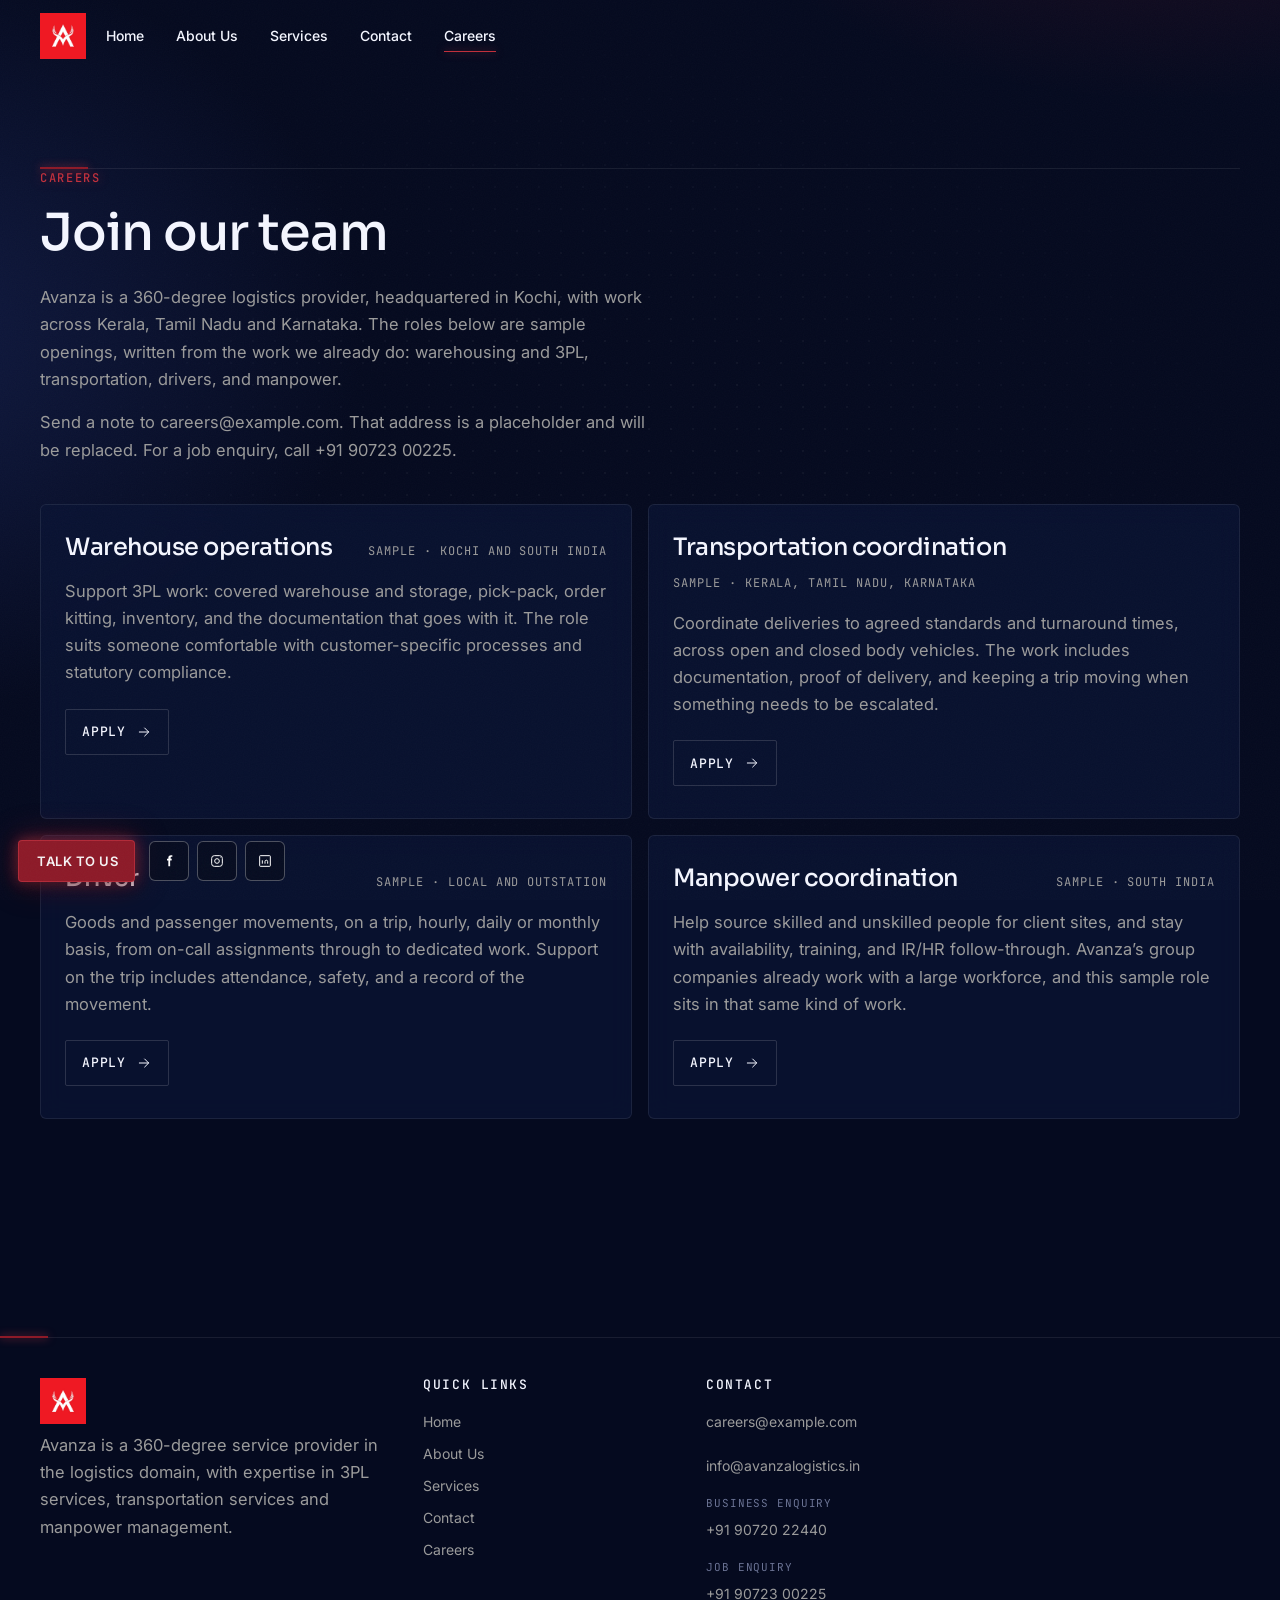
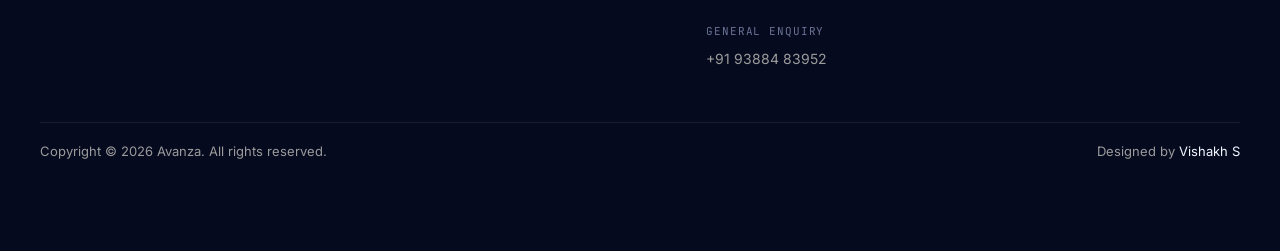
<file: careers.html>
<!DOCTYPE html>
<html lang="en">
<head>
  <script>(function(w,d,s,l,i){w[l]=w[l]||[];w[l].push({'gtm.start':
  new Date().getTime(),event:'gtm.js'});var f=d.getElementsByTagName(s)[0],
  j=d.createElement(s),dl=l!='dataLayer'?'&l='+l:'';j.async=true;j.src=
  'https://www.googletagmanager.com/gtm.js?id='+i+dl;f.parentNode.insertBefore(j,f);
  })(window,document,'script','dataLayer','GTM-N88Z5GB7');</script>
  <meta charset="UTF-8">
  <meta name="viewport" content="width=device-width, initial-scale=1.0">
  <title>Careers | Avanza Logistics</title>
  <meta name="description" content="Sample openings at Avanza Logistics in Kochi and across Kerala, Tamil Nadu and Karnataka. Warehouse, transportation, driver and manpower roles.">
  <link rel="canonical" href="https://www.avanzalogistics.in/careers.html">
  <meta name="theme-color" content="#050a1f">
  <meta property="og:type" content="website">
  <meta property="og:site_name" content="Avanza Logistics">
  <meta property="og:title" content="Careers | Avanza Logistics">
  <meta property="og:description" content="Sample openings at Avanza Logistics in Kochi and across Kerala, Tamil Nadu and Karnataka.">
  <meta property="og:url" content="https://www.avanzalogistics.in/careers.html">
  <meta property="og:image" content="https://www.avanzalogistics.in/assets/images/opt/banner-1.jpg">
  <link rel="icon" type="image/png" sizes="32x32" href="assets/images/favicon/favicon-32x32.png">
  <link rel="preconnect" href="https://fonts.googleapis.com">
  <link rel="preconnect" href="https://fonts.gstatic.com" crossorigin>
  <link rel="stylesheet" href="https://fonts.googleapis.com/css2?family=Inter:wght@400;500;600&family=JetBrains+Mono:wght@400;500&family=Montserrat:wght@700&family=Sora:wght@500;600&display=swap">
  <link rel="stylesheet" href="assets/css/style.css?v=20261005c">
</head>
<body>
  <svg xmlns="http://www.w3.org/2000/svg" hidden>
    <symbol id="i-arrow" viewBox="0 0 24 24"><path d="M5 12h14M13 6l6 6-6 6" fill="none" stroke="currentColor" stroke-width="1.5" stroke-linecap="round" stroke-linejoin="round"/></symbol>
    <symbol id="i-phone" viewBox="0 0 24 24"><path d="M8 4h3l1.2 3.2-1.8 1.1a12 12 0 0 0 5.3 5.3l1.1-1.8L20 13v3a2 2 0 0 1-2.2 2A16 16 0 0 1 6 6.2 2 2 0 0 1 8 4z" fill="none" stroke="currentColor" stroke-width="1.5" stroke-linejoin="round"/></symbol>
    <symbol id="i-up" viewBox="0 0 24 24"><path d="M12 19V6M6 12l6-6 6 6" fill="none" stroke="currentColor" stroke-width="1.5" stroke-linecap="round" stroke-linejoin="round"/></symbol>
  </svg>

  <a class="skip" href="#main">Skip to content</a>

  <header id="header" class="header">
    <div class="container header__bar">
      <a class="logo" href="index.html" aria-label="Avanza home"><img src="assets/images/AVANZA%20__Logo-1_page-0001.jpg" alt="" width="482" height="483"></a>
      <nav id="site-nav" class="site-nav" aria-label="Primary">
        <ul class="nav-list">
          <li><a href="index.html#hero" style="--i:0">Home</a></li>
          <li><a href="index.html#about2" style="--i:1">About Us</a></li>
          <li><a href="index.html#Banner2" style="--i:2">Services</a></li>
          <li><a href="index.html#contact2" style="--i:3">Contact</a></li>
          <li><a href="careers.html" style="--i:4" aria-current="page">Careers</a></li>
        </ul>
        <div class="mobile-contact">
          <ul class="enquiry-list">
            <li><span>Business enquiry</span><a href="tel:+919072022440">+91 90720 22440</a></li>
            <li><span>Job enquiry</span><a href="tel:+919072300225">+91 90723 00225</a></li>
            <li><span>General enquiry</span><a href="tel:+919388483952">+91 93884 83952</a></li>
          </ul>
          <a href="mailto:info@avanzalogistics.in">info@avanzalogistics.in</a>
        </div>
      </nav>
      <div class="header__tools">
        <button type="button" class="nav-toggle" id="nav-toggle" aria-expanded="false" aria-controls="site-nav" aria-label="Open menu">
          <svg class="icon-open" width="22" height="22" viewBox="0 0 24 24" fill="none" stroke="currentColor" stroke-width="1.5" aria-hidden="true"><path d="M4 7h16M4 12h16M4 17h16"/></svg>
          <svg class="icon-close" width="22" height="22" viewBox="0 0 24 24" fill="none" stroke="currentColor" stroke-width="1.5" aria-hidden="true"><path d="M6 6l12 12M18 6L6 18"/></svg>
        </button>
      </div>
    </div>
  </header>

  <main id="main">
    <section class="section page-top" aria-labelledby="careers-title">
      <div class="container">
        <div class="rule" aria-hidden="true"><span></span></div>
        <p class="kicker">Careers</p>
        <h1 class="h2" id="careers-title">Join our team</h1>
        <div class="measure" style="margin-top:24px">
          <p>Avanza is a 360-degree logistics provider, headquartered in Kochi, with work across Kerala, Tamil Nadu and Karnataka. The roles below are sample openings, written from the work we already do: warehousing and 3PL, transportation, drivers, and manpower.</p>
          <p>Send a note to <a href="mailto:careers@example.com">careers@example.com</a>. That address is a placeholder and will be replaced. For a job enquiry, call <a href="tel:+919072300225">+91 90723 00225</a>.</p>
        </div>
        <div class="jobs">
          <article class="job glass">
            <header>
              <h2 class="h3">Warehouse operations</h2>
              <p class="meta">Sample · Kochi and South India</p>
            </header>
            <p>Support 3PL work: covered warehouse and storage, pick-pack, order kitting, inventory, and the documentation that goes with it. The role suits someone comfortable with customer-specific processes and statutory compliance.</p>
            <a class="btn btn--ghost" href="mailto:careers@example.com?subject=Sample%20application%20%E2%80%94%20Warehouse%20operations"><span>Apply</span> <svg width="16" height="16" aria-hidden="true"><use href="#i-arrow"/></svg></a>
          </article>
          <article class="job glass">
            <header>
              <h2 class="h3">Transportation coordination</h2>
              <p class="meta">Sample · Kerala, Tamil Nadu, Karnataka</p>
            </header>
            <p>Coordinate deliveries to agreed standards and turnaround times, across open and closed body vehicles. The work includes documentation, proof of delivery, and keeping a trip moving when something needs to be escalated.</p>
            <a class="btn btn--ghost" href="mailto:careers@example.com?subject=Sample%20application%20%E2%80%94%20Transportation%20coordination"><span>Apply</span> <svg width="16" height="16" aria-hidden="true"><use href="#i-arrow"/></svg></a>
          </article>
          <article class="job glass">
            <header>
              <h2 class="h3">Driver</h2>
              <p class="meta">Sample · Local and outstation</p>
            </header>
            <p>Goods and passenger movements, on a trip, hourly, daily or monthly basis, from on-call assignments through to dedicated work. Support on the trip includes attendance, safety, and a record of the movement.</p>
            <a class="btn btn--ghost" href="mailto:careers@example.com?subject=Sample%20application%20%E2%80%94%20Driver"><span>Apply</span> <svg width="16" height="16" aria-hidden="true"><use href="#i-arrow"/></svg></a>
          </article>
          <article class="job glass">
            <header>
              <h2 class="h3">Manpower coordination</h2>
              <p class="meta">Sample · South India</p>
            </header>
            <p>Help source skilled and unskilled people for client sites, and stay with availability, training, and IR/HR follow-through. Avanza’s group companies already work with a large workforce, and this sample role sits in that same kind of work.</p>
            <a class="btn btn--ghost" href="mailto:careers@example.com?subject=Sample%20application%20%E2%80%94%20Manpower%20coordination"><span>Apply</span> <svg width="16" height="16" aria-hidden="true"><use href="#i-arrow"/></svg></a>
          </article>
        </div>
      </div>
    </section>
  </main>

  <footer id="footer" class="footer">
    <div class="rule" aria-hidden="true"><span></span></div>
    <div class="container footer__grid">
      <div>
        <a class="logo" href="index.html" aria-label="Avanza home"><img src="assets/images/AVANZA%20__Logo-1_page-0001.jpg" alt="" width="482" height="483"></a>
        <p>Avanza is a 360-degree service provider in the logistics domain, with expertise in 3PL services, transportation services and manpower management.</p>
      </div>
      <div>
        <h2>Quick links</h2>
        <nav aria-label="Quick links">
          <ul>
            <li><a href="index.html#hero">Home</a></li>
            <li><a href="index.html#about2">About Us</a></li>
            <li><a href="index.html#Banner2">Services</a></li>
            <li><a href="index.html#contact2">Contact</a></li>
            <li><a href="careers.html">Careers</a></li>
          </ul>
        </nav>
      </div>
      <div>
        <h2>Contact</h2>
        <ul class="enquiry-list">
          <li><a href="mailto:careers@example.com">careers@example.com</a></li>
          <li><a href="mailto:info@avanzalogistics.in">info@avanzalogistics.in</a></li>
          <li><span>Business enquiry</span><a href="tel:+919072022440">+91 90720 22440</a></li>
          <li><span>Job enquiry</span><a href="tel:+919072300225">+91 90723 00225</a></li>
          <li><span>General enquiry</span><a href="tel:+919388483952">+91 93884 83952</a></li>
        </ul>
      </div>
    </div>
    <div class="container footer__bottom">
      <span>Copyright © <span data-year>2026</span> Avanza. All rights reserved.</span>
      <span>Designed by <a href="https://www.linkedin.com/in/vishakhs17" target="_blank" rel="noopener noreferrer">Vishakh S</a></span>
    </div>
  </footer>

  <div class="corner-dock">
    <button type="button" class="corner-dock__phone" id="call-menu" aria-expanded="false" aria-controls="call-sheet">Talk to us</button>
    <div class="call-sheet" id="call-sheet" hidden>
      <button type="button" class="call-sheet__veil" aria-label="Close"></button>
      <div class="call-sheet__stack" role="dialog" aria-label="Talk to us">
        <a class="call-card" style="--i:2" href="tel:+919072022440">
          <span class="tick tick--tl" aria-hidden="true"></span>
          <span class="tick tick--tr" aria-hidden="true"></span>
          <span class="tick tick--bl" aria-hidden="true"></span>
          <span class="tick tick--br" aria-hidden="true"></span>
          <span class="call-card__label">Business enquiry</span>
          <strong class="call-card__num">+91 90720 22440</strong>
          <span class="call-card__icon" aria-hidden="true"><svg width="16" height="16"><use href="#i-phone"/></svg></span>
        </a>
        <a class="call-card" style="--i:1" href="tel:+919072300225">
          <span class="tick tick--tl" aria-hidden="true"></span>
          <span class="tick tick--tr" aria-hidden="true"></span>
          <span class="tick tick--bl" aria-hidden="true"></span>
          <span class="tick tick--br" aria-hidden="true"></span>
          <span class="call-card__label">Job enquiry</span>
          <strong class="call-card__num">+91 90723 00225</strong>
          <span class="call-card__icon" aria-hidden="true"><svg width="16" height="16"><use href="#i-phone"/></svg></span>
        </a>
        <a class="call-card" style="--i:0" href="tel:+919388483952">
          <span class="tick tick--tl" aria-hidden="true"></span>
          <span class="tick tick--tr" aria-hidden="true"></span>
          <span class="tick tick--bl" aria-hidden="true"></span>
          <span class="tick tick--br" aria-hidden="true"></span>
          <span class="call-card__label">General enquiry</span>
          <strong class="call-card__num">+91 93884 83952</strong>
          <span class="call-card__icon" aria-hidden="true"><svg width="16" height="16"><use href="#i-phone"/></svg></span>
        </a>
      </div>
    </div>
    <div class="corner-dock__social">
      <a href="https://www.facebook.com/profile.php?id=61559986353555" target="_blank" rel="noopener noreferrer" aria-label="Facebook"><svg width="16" height="16" viewBox="0 0 24 24" fill="currentColor" aria-hidden="true"><path d="M14.5 8.5V6.8c0-.7.5-1.1 1.2-1.1H17V3.5h-2.1C12.4 3.5 11 4.9 11 7.1v1.4H9v2.6h2V20h2.7v-8.9h2.2l.3-2.6h-2.5z"/></svg></a>
      <a href="https://www.instagram.com/avanza_log" target="_blank" rel="noopener noreferrer" aria-label="Instagram"><svg width="16" height="16" viewBox="0 0 24 24" fill="none" stroke="currentColor" stroke-width="1.5" aria-hidden="true"><rect x="4" y="4" width="16" height="16" rx="4"/><circle cx="12" cy="12" r="3.5"/><circle cx="17.2" cy="6.8" r="0.6" fill="currentColor" stroke="none"/></svg></a>
      <a href="https://www.linkedin.com/company/avanza-logistics-p-ltd/" target="_blank" rel="noopener noreferrer" aria-label="LinkedIn"><svg width="16" height="16" viewBox="0 0 24 24" fill="none" stroke="currentColor" stroke-width="1.5" aria-hidden="true"><rect x="4" y="4" width="16" height="16" rx="1"/><path d="M8 11v5M8 8.2h.01M12 16v-3.2a2 2 0 0 1 4 0V16"/></svg></a>
    </div>
  </div>

  <button type="button" class="to-top" id="to-top" aria-label="Back to top"><svg width="18" height="18" aria-hidden="true"><use href="#i-up"/></svg></button>
  <script src="assets/js/main.js?v=20261005a" defer></script>
</body>
</html>
</file>
<file: assets/css/style.css>
/* Avanza Logistics — control-tower theme
   Surfaces and accent come only from the brand navy and a dark glowing red. */

:root {
  --bg-0: #050a1f;
  --bg-1: #080f2b;
  --bg-2: #0b1435;
  --bg-3: #121c45;
  --bg-4: #1b2a63;
  --line: rgba(255, 255, 255, 0.08);
  --line-strong: rgba(255, 255, 255, 0.14);
  --line-navy: #121c45;
  --accent: #8d1a28;
  --accent-text: #c2303c;
  --accent-hover: #641018;
  --accent-soft: rgba(141, 26, 40, 0.2);
  --accent-line: rgba(210, 56, 70, 0.5);
  --accent-glow: 0 0 14px rgba(210, 56, 70, 0.55), 0 0 34px rgba(141, 26, 40, 0.48);
  --text-1: #f4f6ff;
  --text-2: #9b9b9b;
  --text-3: #6b7394;
  --on-accent: #f6f3f4;
  --r-sm: 2px;
  --r-md: 6px;
  --r-lg: 10px;
  --container: 1200px;
  --section-y: clamp(80px, 12vw, 160px);
  --header-h: 72px;
  --ease: cubic-bezier(0.22, 1, 0.36, 1);
  --font-display: "Sora", "Segoe UI", sans-serif;
  --font-body: "Inter", "Segoe UI", sans-serif;
  --font-mono: "JetBrains Mono", ui-monospace, monospace;
}

*,
*::before,
*::after { box-sizing: border-box; }

svg[hidden] { display: none !important; }

html { scroll-behavior: smooth; overflow-anchor: none; }

html,
body {
  margin: 0;
  padding: 0;
  background: var(--bg-0);
  color: var(--text-2);
  overflow-x: clip;
}

body {
  font-family: var(--font-body);
  font-size: 16.5px;
  font-weight: 400;
  line-height: 1.65;
  min-height: 100vh;
  background:
    radial-gradient(900px 520px at 92% -10%, rgba(141, 26, 40, 0.22), transparent 55%),
    radial-gradient(820px 640px at -10% 18%, rgba(18, 28, 69, 0.95), transparent 60%),
    var(--bg-0);
}

body::before {
  content: "";
  position: fixed;
  inset: 0;
  pointer-events: none;
  z-index: 0;
  background-image: radial-gradient(rgba(255, 255, 255, 0.045) 1px, transparent 1px);
  background-size: 22px 22px;
  mask-image: radial-gradient(ellipse at center, #000 20%, transparent 75%);
}

body::after {
  content: "";
  position: fixed;
  inset: 0;
  pointer-events: none;
  z-index: 70;
  opacity: 0.028;
  background-image: url("data:image/svg+xml;utf8,<svg xmlns='http://www.w3.org/2000/svg' width='140' height='140'><filter id='n'><feTurbulence type='fractalNoise' baseFrequency='0.85' numOctaves='2' stitchTiles='stitch'/></filter><rect width='100%25' height='100%25' filter='url(%23n)'/></svg>");
}

body.nav-open { overflow: hidden; }

img { max-width: 100%; display: block; }
button, input { font: inherit; color: inherit; }
button { cursor: pointer; background: none; border: 0; padding: 0; }
a { color: inherit; text-decoration: none; }
ul { margin: 0; padding: 0; list-style: none; }
p { margin: 0 0 1em; }
p:last-child { margin-bottom: 0; }
h1, h2, h3 { margin: 0; font-weight: 500; letter-spacing: -0.02em; line-height: 1.08; color: var(--text-1); font-family: var(--font-display); }

:focus-visible {
  outline: 2px solid var(--accent-text);
  outline-offset: 3px;
}

::selection { background: var(--accent); color: var(--on-accent); }

.skip {
  position: absolute;
  left: 16px;
  top: -48px;
  z-index: 200;
  background: var(--accent);
  color: var(--on-accent);
  padding: 10px 14px;
  border-radius: var(--r-sm);
  font-weight: 600;
}
.skip:focus { top: 12px; }
.visually-hidden {
  position: absolute;
  width: 1px;
  height: 1px;
  padding: 0;
  margin: -1px;
  overflow: hidden;
  clip: rect(0, 0, 0, 0);
  white-space: nowrap;
  border: 0;
}

.container {
  width: min(var(--container), calc(100% - 48px));
  margin-inline: auto;
}

.kicker {
  font-family: var(--font-mono);
  font-size: 12px;
  font-weight: 500;
  letter-spacing: 0.14em;
  text-transform: uppercase;
  color: var(--accent-text);
  text-shadow: 0 0 12px rgba(210, 56, 70, 0.45);
  margin: 0 0 16px;
}

.measure { max-width: 62ch; }
.measure-m { max-width: 70ch; }

.rule {
  height: 1px;
  background: var(--line);
  border: 0;
  margin: 0;
  position: relative;
}
.rule span {
  position: absolute;
  left: 0;
  top: -1px;
  width: 48px;
  height: 2px;
  background: var(--accent);
  box-shadow: 0 0 8px rgba(210, 56, 70, 0.8);
}

section { position: relative; z-index: 1; scroll-margin-top: 84px; }
.section { padding-block: var(--section-y); }
.section--join { padding-block: clamp(28px, 5vw, 56px); }
.section--join .cta-band { margin-top: 0; }
.section--alt { background: linear-gradient(180deg, rgba(8, 15, 43, 0.92), rgba(8, 15, 43, 0.72)); }

.h2 { font-size: clamp(2rem, 4vw, 3.5rem); max-width: 16ch; }
.h3 { font-size: clamp(1.25rem, 2vw, 1.5rem); line-height: 1.2; }

.lead {
  font-family: var(--font-display);
  font-size: clamp(1.35rem, 2.4vw, 1.85rem);
  line-height: 1.35;
  letter-spacing: -0.02em;
  color: var(--text-1);
  font-weight: 500;
}

/* Buttons — light ink on a dark red that glows */
.btn {
  display: inline-flex;
  align-items: center;
  justify-content: center;
  gap: 10px;
  min-height: 46px;
  padding: 0 16px;
  border-radius: var(--r-sm);
  font-family: var(--font-mono);
  font-size: 13px;
  font-weight: 500;
  letter-spacing: 0.06em;
  text-transform: uppercase;
  border: 1px solid transparent;
  transition: background 180ms var(--ease), border-color 180ms var(--ease), color 180ms var(--ease), filter 180ms var(--ease), box-shadow 180ms var(--ease);
}
.btn svg { transition: transform 180ms var(--ease); flex: none; }
.btn:hover svg { transform: translateX(4px); }
.btn--primary {
  background:
    radial-gradient(120% 140% at 50% -20%, rgba(176, 36, 48, 0.4), transparent 52%),
    linear-gradient(180deg, #7a1520 0%, #3f0c12 100%);
  color: var(--on-accent);
  border-color: rgba(210, 56, 70, 0.45);
  box-shadow: var(--accent-glow);
}
.btn--primary:hover {
  box-shadow: 0 0 16px rgba(210, 56, 70, 0.7), 0 0 40px rgba(141, 26, 40, 0.55);
}
.btn--ghost {
  background: transparent;
  color: var(--text-1);
  border-color: var(--line-strong);
}
.btn--ghost:hover {
  border-color: rgba(255, 255, 255, 0.42);
  background: rgba(255, 255, 255, 0.06);
}
.btn-row { display: flex; flex-wrap: wrap; gap: 12px; }

.icon-btn {
  width: 44px;
  height: 44px;
  display: inline-flex;
  align-items: center;
  justify-content: center;
  border: 1px solid var(--line-strong);
  border-radius: var(--r-sm);
  color: var(--text-1);
}
.icon-btn:hover { border-color: var(--accent-line); color: var(--accent-text); text-shadow: 0 0 12px rgba(210, 56, 70, 0.45); }

/* Header */
.header {
  position: fixed;
  top: 0;
  left: 0;
  right: 0;
  z-index: 100;
  height: var(--header-h);
  transition: background 200ms var(--ease), border-color 200ms var(--ease);
  border-bottom: 1px solid transparent;
}
.header.is-stuck {
  background: rgba(5, 10, 31, 0.8);
  backdrop-filter: blur(16px);
  border-bottom-color: var(--line);
}
body.nav-open .header.is-stuck { backdrop-filter: none; }
.header__bar {
  height: 100%;
  display: flex;
  align-items: center;
  gap: 20px;
  position: relative;
  z-index: 120;
}
.logo {
  display: flex;
  align-items: center;
  flex: none;
  line-height: 1;
}
.logo img {
  width: 46px;
  height: 46px;
  display: block;
  object-fit: cover;
}

.site-nav { display: none; }
.nav-list { display: flex; align-items: center; gap: 26px; }
.nav-list a {
  position: relative;
  font-size: 14px;
  font-weight: 500;
  color: var(--text-1);
  padding: 8px 0;
}
.nav-list a::after {
  content: "";
  position: absolute;
  left: 0;
  bottom: 0;
  width: 100%;
  height: 1px;
  background: var(--accent-text);
  box-shadow: 0 0 8px rgba(210, 56, 70, 0.8);
  transform: scaleX(0);
  transform-origin: left;
  transition: transform 200ms var(--ease);
}
.nav-list a:hover::after,
.nav-list a[aria-current="true"]::after,
.nav-list a[aria-current="page"]::after { transform: scaleX(1); }

.header__tools { margin-left: auto; display: flex; align-items: center; gap: 10px; }
.nav-toggle {
  width: 44px;
  height: 44px;
  display: inline-flex;
  align-items: center;
  justify-content: center;
  color: var(--text-1);
}
.nav-toggle .icon-close { display: none; }
.nav-toggle[aria-expanded="true"] .icon-open { display: none; }
.nav-toggle[aria-expanded="true"] .icon-close { display: block; }
.mobile-contact { display: none; }

/* Hero */
.hero {
  position: relative;
  z-index: 1;
  min-height: 100vh;
  min-height: 100lvh;
  display: flex;
  flex-direction: column;
  justify-content: flex-start;
  padding: calc(var(--header-h) + 24px) 0 76px;
  overflow: hidden;
}
.hero__media, .hero__shade { position: absolute; inset: 0; }
.hero__media { z-index: 0; }
.hero__slide {
  position: absolute;
  inset: 0;
  opacity: 0;
  z-index: 0;
  transition: opacity 1000ms var(--ease);
}
.hero__slide.is-active { opacity: 1; z-index: 2; }
.hero__slide.is-leaving { opacity: 1; z-index: 1; }
.hero__slide img {
  width: 100%;
  height: 100%;
  max-width: none;
  object-fit: cover;
  object-position: var(--fx, 50%) 46%;
  filter: saturate(0.62) contrast(1.05);
}
.hero.is-playing.is-forward .hero__slide.is-active img {
  animation: hero-photo-in 1100ms var(--ease) both;
}
.hero.is-playing.is-back .hero__slide.is-active img {
  animation: hero-photo-back 1100ms var(--ease) both;
}
@keyframes hero-photo-in {
  from { transform: scale(1.08) translate3d(4%, 0, 0); }
  to { transform: none; }
}
@keyframes hero-photo-back {
  from { transform: scale(1.08) translate3d(-4%, 0, 0); }
  to { transform: none; }
}
.hero.is-playing .hero__sub,
.hero.is-playing .hero__copy .btn-row {
  animation: rise-in 700ms var(--ease) both;
}
.hero.is-playing .hero__copy .btn-row { animation-delay: 90ms; }
@keyframes rise-in {
  from { opacity: 0; transform: translateY(16px); }
  to { opacity: 1; transform: none; }
}
@media (max-width: 991px) {
  .hero__slide img { object-position: var(--fxm, var(--fx, 50%)) 40%; }
  .hero__shade {
    background: linear-gradient(180deg, rgba(5, 10, 31, 0.86) 0%, rgba(5, 10, 31, 0.62) 22%, rgba(5, 10, 31, 0.28) 48%, rgba(5, 10, 31, 0.62) 100%);
  }
  /* Slide copy varies in length. Keep it bottom-aligned in one reserved slot
     so the card, progress, and the page below stay put when the banner changes. */
  .hero__grid > * { min-width: 0; }
  .hero.is-stable .hero__grid {
    margin-top: 0;
    margin-bottom: 0;
  }
  .hero.is-stable .hero__copy {
    display: flex;
    flex-direction: column;
    justify-content: flex-end;
  }
}
.hero__pending {
  position: absolute;
  right: 24px;
  bottom: 88px;
  font-family: var(--font-mono);
  font-size: 12px;
  letter-spacing: 0.14em;
  text-transform: uppercase;
  color: var(--text-2);
}
.hero__shade {
  z-index: 1;
  background: linear-gradient(90deg, rgba(5, 10, 31, 0.88) 0%, rgba(5, 10, 31, 0.7) 32%, rgba(5, 10, 31, 0.34) 58%, rgba(5, 10, 31, 0.16) 100%);
}
.hero__grid {
  position: relative;
  z-index: 2;
  display: grid;
  gap: 28px;
  width: min(var(--container), calc(100% - 48px));
  margin-inline: auto;
  margin-top: auto;
  margin-bottom: auto;
}
.hero__title {
  font-size: clamp(2.6rem, 6vw, 5.5rem);
  font-weight: 500;
  line-height: 1.02;
  letter-spacing: -0.03em;
  max-width: 100%;
}
@media (max-width: 991px) {
  .hero__title { font-size: clamp(2rem, 11vw, 2.6rem); }
}
.hero__title .line { display: block; overflow: hidden; }
.hero__title .line > span { display: block; }
.hero.is-playing .line > span { animation: line-in 480ms var(--ease) both; }
.hero.is-playing .line:nth-child(2) > span { animation-delay: 40ms; }
.hero__title .fade {
  color: #c8cce0;
}
@supports ((-webkit-background-clip: text) or (background-clip: text)) {
  .hero__title .fade {
    background: linear-gradient(180deg, #f4f6ff 10%, #9b9b9b 100%);
    -webkit-background-clip: text;
    background-clip: text;
    color: transparent;
  }
}
@keyframes line-in {
  from { transform: translateY(110%); }
  to { transform: translateY(0); }
}
.hero__sub { font-size: 17px; max-width: 46ch; margin: 20px 0 28px; }
.hero__note {
  font-family: var(--font-mono);
  font-size: 12px;
  letter-spacing: 0.12em;
  text-transform: uppercase;
  color: var(--text-2);
  margin: 0 0 14px;
}
.hero__progress {
  position: relative;
  z-index: 2;
  display: flex;
  gap: 8px;
  width: min(var(--container), calc(100% - 48px));
  margin: 8px auto 18px;
}
.seg {
  flex: 1;
  height: 44px;
  display: flex;
  align-items: flex-end;
  padding-bottom: 18px;
  background-image: linear-gradient(rgba(255, 255, 255, 0.32), rgba(255, 255, 255, 0.32));
  background-size: 100% 2px;
  background-repeat: no-repeat;
  background-position: left bottom 18px;
}
.seg i {
  display: block;
  height: 2px;
  width: 100%;
  background: rgba(255, 255, 255, 0.16);
  transform: scaleX(0);
  transform-origin: left;
}
.seg.is-done i,
.seg.is-active i { background: var(--accent); box-shadow: 0 0 8px rgba(210, 56, 70, 0.8); }
.seg.is-done i { transform: scaleX(1); }
.seg.is-active i { animation: fill 4s linear forwards; }
@keyframes fill { from { transform: scaleX(0); } to { transform: scaleX(1); } }

.ticker {
  position: relative;
  z-index: 2;
  border-top: 1px solid var(--line);
  overflow: hidden;
  background: rgba(5, 10, 31, 0.55);
  mask-image: linear-gradient(90deg, transparent, #000 5%, #000 95%, transparent);
}
.ticker__set { display: flex; align-items: center; flex: none; }
.ticker__track {
  display: flex;
  align-items: center;
  gap: 0;
  width: max-content;
  animation: ticker 36s linear infinite;
  padding: 14px 0;
}
.ticker span, .marquee__set span.word {
  font-family: var(--font-mono);
  font-size: 12px;
  letter-spacing: 0.16em;
  text-transform: uppercase;
  color: var(--text-2);
  padding: 0 18px;
}
.dot-sep {
  width: 5px;
  height: 5px;
  border-radius: 50%;
  background: var(--accent-text);
  box-shadow: 0 0 8px rgba(210, 56, 70, 0.75);
  flex: none;
}
@keyframes ticker { to { transform: translateX(-50%); } }

.status {
  position: relative;
  background: rgba(11, 20, 53, 0.72);
  border: 1px solid var(--line);
  border-radius: var(--r-md);
  backdrop-filter: blur(12px);
  padding: 22px 22px 18px;
}
.status__row {
  display: grid;
  grid-template-columns: max-content 1fr;
  gap: 16px;
  padding: 10px 0;
  border-top: 1px solid var(--line);
  font-family: var(--font-mono);
  font-size: 12px;
  letter-spacing: 0.06em;
  text-transform: uppercase;
}
.status__row:first-of-type { border-top: 0; }
.status__row b { color: var(--accent-text); font-weight: 500; text-shadow: 0 0 12px rgba(210, 56, 70, 0.45); }
.status__row span { color: var(--text-1); letter-spacing: 0.03em; white-space: nowrap; }
.live {
  display: inline-flex;
  align-items: center;
  gap: 8px;
}
.pulse {
  width: 7px;
  height: 7px;
  border-radius: 50%;
  background: var(--accent-text);
  box-shadow: 0 0 8px rgba(210, 56, 70, 0.85);
  animation: pulse 2.2s var(--ease) infinite;
}
@keyframes pulse {
  0% { box-shadow: 0 0 8px rgba(210, 56, 70, 0.85); }
  70% { box-shadow: 0 0 0 8px rgba(210, 56, 70, 0); }
  100% { box-shadow: 0 0 8px rgba(210, 56, 70, 0.85); }
}

.tick { position: absolute; width: 12px; height: 12px; border: 1px solid var(--accent-line); pointer-events: none; }
.tick--tl { top: 8px; left: 8px; border-right: 0; border-bottom: 0; }
.tick--tr { top: 8px; right: 8px; border-left: 0; border-bottom: 0; }
.tick--bl { bottom: 8px; left: 8px; border-right: 0; border-top: 0; }
.tick--br { bottom: 8px; right: 8px; border-left: 0; border-top: 0; }

/* About */
.about__visual { position: relative; }
.about__grid, .loc__grid, .explorer {
  display: grid;
  gap: 40px;
}
.about__copy .btn { margin-top: 8px; }
.frame {
  position: relative;
  border-radius: var(--r-md);
  overflow: hidden;
  border: 1px solid var(--line);
  min-height: 320px;
}
.frame img {
  width: 100%;
  height: 100%;
  object-fit: cover;
  filter: saturate(0.55) contrast(1.05);
  min-height: 360px;
}
.frame__shade {
  position: absolute;
  inset: 0;
  background: linear-gradient(180deg, rgba(5, 16, 59, 0.15), rgba(5, 10, 31, 0.72));
}
.stat {
  margin-top: -48px;
  margin-left: auto;
  position: relative;
  width: min(280px, 100%);
  padding: 20px 22px;
  background: rgba(11, 20, 53, 0.78);
  border: 1px solid var(--line);
  border-radius: var(--r-md);
  backdrop-filter: blur(12px);
}
.stat__num {
  display: block;
  font-family: var(--font-display);
  font-size: clamp(2.6rem, 5vw, 3.6rem);
  letter-spacing: -0.04em;
  color: var(--accent-text);
  text-shadow: 0 0 18px rgba(210, 56, 70, 0.4);
  line-height: 1;
}
.stat__label {
  display: block;
  margin-top: 8px;
  font-family: var(--font-mono);
  font-size: 12px;
  letter-spacing: 0.14em;
  text-transform: uppercase;
  color: var(--text-2);
}
.proof {
  display: grid;
  gap: 16px;
  margin-top: 36px;
}
.proof article {
  padding-top: 14px;
  border-top: 1px solid var(--line);
}
.proof strong {
  display: block;
  font-family: var(--font-display);
  font-size: clamp(1.6rem, 3vw, 2.1rem);
  color: var(--text-1);
  letter-spacing: -0.03em;
  font-weight: 500;
}
.proof span {
  font-family: var(--font-mono);
  font-size: 12px;
  letter-spacing: 0.08em;
  text-transform: uppercase;
  color: var(--text-2);
}

/* Cards */
.glass {
  position: relative;
  background: rgba(11, 20, 53, 0.7);
  border: 1px solid var(--line);
  border-radius: var(--r-md);
  backdrop-filter: blur(12px);
  overflow: hidden;
  transition: transform 200ms var(--ease), border-color 200ms var(--ease);
}
.glass::after {
  content: "";
  position: absolute;
  inset: 0;
  background: radial-gradient(180px circle at var(--mx, 50%) var(--my, 0%), rgba(141, 26, 40, 0.14), transparent 65%);
  opacity: 0;
  transition: opacity 180ms var(--ease);
  pointer-events: none;
}
.glass:hover {
  transform: translateY(-3px);
  border-color: var(--accent-line);
  box-shadow: inset 0 1px 0 rgba(255, 255, 255, 0.08);
}
.glass:hover::after { opacity: 1; }

.principles__grid { display: grid; gap: 16px; margin-top: 40px; }
.principle { padding: 28px 24px 32px; }
.principle .kicker { margin-bottom: 18px; }
.principle svg { color: var(--text-1); margin-bottom: 18px; }
.principle h3 { margin-bottom: 12px; }
.principle::before {
  content: "";
  position: absolute;
  top: 0;
  left: 0;
  height: 1px;
  width: 0;
  background: var(--accent);
  transition: width 500ms var(--ease);
  z-index: 1;
}
.principle:hover::before { width: 100%; }
.principles__dots { display: none; justify-content: center; gap: 8px; margin-top: 16px; }
.principles__dots button {
  width: 44px;
  height: 44px;
  display: grid;
  place-items: center;
}
.principles__dots button::before {
  content: "";
  width: 18px;
  height: 2px;
  background: var(--line-strong);
}
.principles__dots button.is-on::before { background: var(--accent); }
@media (max-width: 767px) {
  .principles__grid {
    display: flex;
    gap: 12px;
    min-width: 0;
    max-width: 100%;
    margin-top: 28px;
    overflow-x: clip;
    overscroll-behavior-x: contain;
    scrollbar-width: none;
  }
  .principles__grid.is-armed {
    overflow-x: auto;
    scroll-snap-type: x mandatory;
  }
  .principles__grid::-webkit-scrollbar { display: none; }
  .principles__grid > .principle { flex: 0 0 86%; }
  .principles__grid.is-armed > .principle {
    scroll-snap-align: start;
    scroll-snap-stop: always;
  }
  .principles__dots { display: flex; }
}

.page-top { padding-top: calc(var(--header-h) + clamp(48px, 8vw, 96px)); }
.jobs { display: grid; gap: 16px; margin-top: 40px; }
.job { padding: 28px 24px 32px; }
.job header { display: flex; justify-content: space-between; gap: 12px 20px; align-items: baseline; flex-wrap: wrap; }
.job h3 { margin: 0; }
.job .meta { margin: 0; font-family: var(--font-mono); font-size: 12px; letter-spacing: 0.08em; text-transform: uppercase; color: var(--text-2); }
.job p { margin: 16px 0 0; }
.job .btn { margin-top: 22px; }
@media (min-width: 768px) { .jobs { grid-template-columns: 1fr 1fr; } }

.center-block { margin-inline: auto; text-align: left; }
.chips { display: flex; flex-wrap: wrap; gap: 8px; margin-top: 28px; }
.chip {
  font-family: var(--font-mono);
  font-size: 12px;
  letter-spacing: 0.08em;
  text-transform: uppercase;
  color: var(--text-2);
  border: 1px solid var(--line-strong);
  border-radius: var(--r-sm);
  padding: 8px 10px;
  background: rgba(11, 20, 53, 0.45);
}

/* Solutions */
.solutions { overflow: hidden; }
.solutions__bg {
  position: absolute;
  inset: -24px 0;
  width: 100%;
  height: calc(100% + 48px);
  object-fit: cover;
  filter: saturate(0.4) brightness(0.45);
  opacity: 0.15;
  pointer-events: none;
}
.solutions .container { position: relative; z-index: 1; }
.conveyor {
  display: grid;
  gap: 8px;
  margin-top: 8px;
}
.conveyor__count {
  margin: 28px 0 0;
  font-family: var(--font-mono);
  letter-spacing: 0.14em;
  color: var(--text-2);
}
.conveyor__count b {
  font-size: 2rem;
  font-weight: 500;
  letter-spacing: -0.04em;
  color: var(--text-1);
  margin-right: 6px;
}
.conveyor__hint {
  margin: 10px 0 0;
  font-family: var(--font-mono);
  font-size: 12px;
  letter-spacing: 0.12em;
  text-transform: uppercase;
  color: var(--text-2);
}
.conveyor__stack {
  position: relative;
  height: 468px;
  margin-top: 28px;
  touch-action: pan-y;
}
.conveyor .sol {
  position: absolute;
  left: 0;
  right: 0;
  bottom: 0;
  height: 300px;
  padding: 16px 20px 18px;
  color: var(--text-1);
  background: #0b1435;
  transform: translateY(-200px) scale(0.86);
  transform-origin: center bottom;
  opacity: 0;
  z-index: 0;
  pointer-events: none;
  transition: transform 640ms var(--ease), opacity 640ms var(--ease), border-color 180ms var(--ease);
}
.conveyor .sol[data-place="0"] {
  transform: none;
  opacity: 1;
  z-index: 5;
  pointer-events: auto;
  border-color: var(--accent-line);
}
.conveyor .sol[data-place="1"] {
  transform: translateY(-58px) scale(0.965);
  opacity: 1;
  z-index: 4;
  pointer-events: auto;
}
.conveyor .sol[data-place="1"] .sol__hit { opacity: 0.72; }
.conveyor .sol[data-place="2"] {
  transform: translateY(-112px) scale(0.93);
  opacity: 1;
  z-index: 3;
  pointer-events: auto;
}
.conveyor .sol[data-place="2"] .sol__hit { opacity: 0.5; }
.conveyor .sol[data-place="3"] {
  transform: translateY(-164px) scale(0.895);
  opacity: 1;
  z-index: 2;
  pointer-events: auto;
}
.conveyor .sol[data-place="3"] .sol__hit { opacity: 0.34; }
.conveyor .sol[data-place="next"] {
  transform: translateY(52px) scale(0.98);
  opacity: 0;
  z-index: 6;
}
.conveyor .glass:hover {
  border-color: var(--accent-line);
  box-shadow: inset 0 1px 0 rgba(255, 255, 255, 0.08);
}
.sol__hit {
  position: relative;
  z-index: 1;
  display: flex;
  flex-direction: column;
  align-items: flex-start;
  width: 100%;
  height: 100%;
  padding-bottom: 42px;
  text-align: left;
  color: inherit;
}
.sol .kicker { margin: 0; }
.sol__line { width: 36px; height: 1px; margin: 8px 0 10px; background: var(--line-strong); }
.sol__name {
  font-family: var(--font-display);
  font-size: clamp(1.45rem, 2.2vw, 2rem);
  letter-spacing: -0.03em;
  line-height: 1.15;
}
.sol__desc {
  margin-top: 14px;
  max-width: 38ch;
  color: var(--text-2);
  font-size: 15.5px;
  line-height: 1.55;
}
.sol__go {
  position: absolute;
  left: 22px;
  bottom: 20px;
  z-index: 2;
  display: inline-flex;
  align-items: center;
  gap: 8px;
  min-height: 44px;
  font-family: var(--font-mono);
  font-size: 12px;
  letter-spacing: 0.08em;
  text-transform: uppercase;
  color: var(--accent-text);
}
.sol__go[hidden], .sol__desc[hidden] { display: none; }

/* Services */
.tabs {
  display: flex;
  gap: 8px;
  padding-bottom: 4px;
}
.tab {
  flex: 0 0 auto;
  min-height: 48px;
  padding: 12px 14px;
  text-align: left;
  border: 1px solid var(--line);
  border-radius: var(--r-sm);
  color: var(--text-2);
  background: rgba(11, 20, 53, 0.45);
  display: flex;
  align-items: center;
  gap: 10px;
}
.tab b {
  font-family: var(--font-mono);
  font-size: 12px;
  font-weight: 500;
  letter-spacing: 0.12em;
  color: var(--accent-text);
}
.tab span { font-size: 14px; font-weight: 500; color: var(--text-1); white-space: nowrap; }
.tab:hover { background: var(--bg-4); }
.tab[aria-selected="true"] {
  background: var(--bg-3);
  color: var(--text-1);
  box-shadow: inset 0 -2px 0 var(--accent);
}
.panel {
  padding: 8px 0 0;
  animation: panel-in 180ms var(--ease);
}
.panel[hidden] { display: none !important; }
@keyframes panel-in {
  from { opacity: 0; transform: translateY(8px); }
  to { opacity: 1; transform: none; }
}
.caps {
  display: grid;
  gap: 16px;
  margin-top: 28px;
}
.caps ul { display: grid; gap: 8px; }
.caps li {
  display: flex;
  gap: 10px;
  align-items: flex-start;
  min-height: 44px;
  padding: 12px 12px;
  border: 1px solid var(--line);
  border-radius: var(--r-sm);
  color: var(--text-1);
  font-size: 14.5px;
  line-height: 1.4;
  background: rgba(255, 255, 255, 0.02);
}
.caps svg { color: var(--accent-text); flex: none; margin-top: 2px; filter: drop-shadow(0 0 5px rgba(210, 56, 70, 0.65)); }
.coverage { display: flex; flex-wrap: wrap; gap: 8px; margin: 18px 0; }
.dash { padding: 18px; margin-bottom: 22px; }
.dash__head, .dash__row {
  display: flex;
  align-items: center;
  justify-content: space-between;
  gap: 12px;
}
.dash__head { margin-bottom: 16px; }
.dash__live {
  display: inline-flex;
  align-items: center;
  gap: 8px;
  font-family: var(--font-mono);
  font-size: 12px;
  letter-spacing: 0.14em;
  text-transform: uppercase;
  color: var(--text-1);
}
.route {
  display: grid;
  grid-template-columns: auto 1fr auto 1fr auto;
  align-items: center;
  gap: 8px;
  margin-bottom: 16px;
  font-family: var(--font-mono);
  font-size: 11px;
  letter-spacing: 0.08em;
  text-transform: uppercase;
  color: var(--text-2);
}
.route i {
  height: 1px;
  background: linear-gradient(90deg, var(--accent), rgba(141, 26, 40, 0.15));
}
.node {
  width: 8px;
  height: 8px;
  border: 1px solid var(--accent);
  border-radius: 50%;
  justify-self: center;
}
.dash__row {
  justify-content: flex-start;
  padding: 8px 0;
  border-top: 1px solid var(--line);
  font-size: 14px;
  color: var(--text-1);
}
.sdot {
  width: 7px;
  height: 7px;
  border-radius: 50%;
  background: var(--line-strong);
  flex: none;
}
.sdot--on { background: var(--accent); }
.timeline {
  margin-top: 14px;
  height: 2px;
  background: var(--line-strong);
}
.timeline span {
  display: block;
  width: 62%;
  height: 100%;
  background: var(--accent);
}

/* Locations */
.city-switch { display: flex; flex-wrap: wrap; gap: 8px; margin: 28px 0; }
.city {
  min-height: 44px;
  padding: 0 14px;
  border-radius: var(--r-sm);
  border: 1px solid var(--line);
  color: var(--text-1);
  font-size: 14px;
  font-weight: 500;
}
.city[aria-pressed="true"] {
  background: var(--accent-soft);
  box-shadow: inset 0 -2px 0 var(--accent);
  border-color: var(--accent-line);
}
.addr { padding: 24px; }
.addr h3 { margin-bottom: 10px; }
.addr a { color: var(--text-1); border-bottom: 1px solid var(--line-strong); }
.addr a:hover { border-bottom-color: var(--accent-text); color: var(--accent-text); }
.addr .btn { margin-top: 18px; }
.map-frame {
  position: relative;
  width: 100%;
  max-width: 100%;
  min-width: 0;
  border: 1px solid var(--line);
  border-radius: var(--r-md);
  overflow: hidden;
  min-height: 280px;
  background: var(--bg-2);
  aspect-ratio: 4 / 3;
}
.map-frame iframe {
  position: absolute;
  inset: 0;
  display: block;
  width: 100%;
  height: 100%;
  border: 0;
  pointer-events: none;
  filter: invert(0.92) hue-rotate(180deg) saturate(0.7) contrast(0.95);
}
.map-frame.is-live iframe { pointer-events: auto; }
.cta-band {
  margin-top: 48px;
  padding: 32px 24px;
  display: grid;
  gap: 18px;
  align-items: center;
}
.enquiry-list {
  list-style: none;
  margin: 16px 0 0;
  padding: 0;
  display: grid;
  gap: 12px;
}
.enquiry-list li { display: grid; gap: 2px; }
.enquiry-list span {
  font-family: var(--font-mono);
  font-size: 11px;
  letter-spacing: 0.08em;
  text-transform: uppercase;
  color: var(--text-3);
}
.enquiry-list a { color: var(--text-1); }
.footer .enquiry-list { margin-top: 0; }
.footer .enquiry-list a { font-size: 14px; color: var(--text-2); }

/* Trust */
.cert-grid { display: grid; gap: 16px; margin-top: 36px; }
.cert { padding: 22px; min-height: 180px; display: flex; flex-direction: column; justify-content: flex-end; gap: 16px; }
.cert__slot {
  height: 88px;
  display: flex;
  align-items: center;
  justify-content: center;
}
.cert img { max-height: 72px; width: auto; object-fit: contain; filter: grayscale(1) brightness(1.4); transition: filter 200ms var(--ease); }
.cert:hover img { filter: none; }
.cert__badge { display: flex; flex-direction: column; align-items: flex-start; gap: 10px; color: var(--text-1); }
.cert__badge svg { color: var(--accent-text); filter: drop-shadow(0 0 5px rgba(210, 56, 70, 0.65)); }

.clients-head { margin-bottom: 28px; }
.marquee { overflow: hidden; mask-image: linear-gradient(90deg, transparent, #000 8%, #000 92%, transparent); }
.marquee + .marquee { margin-top: 12px; }
.marquee__track {
  display: flex;
  width: max-content;
  animation: ticker 46s linear infinite;
}
.marquee--rev .marquee__track { animation-duration: 52s; animation-direction: reverse; }
.marquee:hover .marquee__track { animation-play-state: paused; }
.marquee__set { display: flex; gap: 12px; padding-right: 12px; }
.logo-chip {
  min-width: 168px;
  height: 76px;
  padding: 12px 18px;
  display: flex;
  align-items: center;
  justify-content: center;
  background: rgba(11, 20, 53, 0.55);
  border: 1px solid var(--line);
  border-radius: var(--r-md);
}
.logo-chip img {
  height: 40px;
  width: auto;
  max-width: 130px;
  object-fit: contain;
  filter: grayscale(1) brightness(1.4);
  opacity: 0.55;
  transition: opacity 200ms var(--ease), filter 200ms var(--ease);
}
.logo-chip:hover img { opacity: 1; }
.word {
  font-family: var(--font-display);
  font-size: 13px;
  letter-spacing: 0.06em;
  text-transform: uppercase;
  color: var(--text-2);
}

/* Footer */
.footer { position: relative; z-index: 1; padding-top: 64px; background: var(--bg-0); }
.footer__grid {
  display: grid;
  gap: 32px;
  padding: 40px 0 48px;
}
.footer h2 { font-size: 13px; letter-spacing: 0.12em; text-transform: uppercase; font-family: var(--font-mono); font-weight: 500; margin-bottom: 14px; color: var(--text-1); }
.footer a { display: inline-flex; min-height: 32px; align-items: center; color: var(--text-2); font-size: 14px; }
.footer a:hover { color: var(--accent-text); }
.footer a.logo {
  color: var(--text-1);
  font-size: inherit;
  min-height: 0;
}
.footer a.logo:hover { color: var(--text-1); }
.footer__brand p { font-size: 14px; max-width: 36ch; }
.footer__brand .logo { margin-bottom: 16px; }
.social-row { display: flex; gap: 8px; margin-top: 16px; }
.footer__bottom {
  display: flex;
  justify-content: space-between;
  flex-wrap: wrap;
  gap: 12px;
  align-items: center;
  padding: 18px 0 88px;
  color: var(--text-2);
  font-size: 13px;
  border-top: 1px solid var(--line);
}
.footer__bottom a { display: inline; min-height: 0; font-size: inherit; color: var(--text-1); }
.to-top {
  position: fixed;
  right: 18px;
  bottom: 18px;
  z-index: 60;
  width: 44px;
  height: 44px;
  display: none;
  align-items: center;
  justify-content: center;
  background: var(--bg-3);
  color: var(--text-1);
  border: 1px solid var(--line-strong);
  border-radius: var(--r-sm);
}
.to-top.is-on { display: inline-flex; }
.to-top:hover { border-color: rgba(255, 255, 255, 0.42); color: var(--text-1); }

.corner-dock {
  position: fixed;
  left: 18px;
  bottom: 18px;
  z-index: 60;
  display: flex;
  align-items: center;
  gap: 14px;
}
.corner-dock__phone {
  display: inline-flex;
  align-items: center;
  gap: 8px;
  height: 42px;
  padding: 0 16px 0 18px;
  border-radius: 4px;
  border: 1px solid rgba(210, 56, 70, 0.55);
  background: var(--accent);
  color: var(--on-accent);
  box-shadow: 0 8px 18px rgba(0, 0, 0, 0.32), var(--accent-glow);
  font-family: var(--font-body);
  font-size: 13px;
  font-weight: 600;
  letter-spacing: 0.04em;
  line-height: 1;
  text-transform: uppercase;
  white-space: nowrap;
}
.corner-dock__phone:hover,
.corner-dock__phone[aria-expanded="true"] {
  background: #a32032;
  box-shadow: 0 0 16px rgba(210, 56, 70, 0.7), 0 0 40px rgba(141, 26, 40, 0.55), 0 8px 18px rgba(0, 0, 0, 0.32);
}
.call-sheet {
  position: fixed;
  inset: 0;
  z-index: 55;
}
.call-sheet[hidden] { display: none; }
.call-sheet__veil {
  position: absolute;
  inset: 0;
  background: rgba(5, 10, 31, 0.42);
  opacity: 0;
  transition: opacity 320ms var(--ease);
}
.call-sheet.is-open .call-sheet__veil { opacity: 1; }
.call-sheet__stack {
  position: absolute;
  left: 18px;
  bottom: 76px;
  width: min(320px, calc(100vw - 36px));
  display: flex;
  flex-direction: column;
  gap: 12px;
}
.call-card {
  position: relative;
  display: grid;
  grid-template-columns: 1fr auto;
  grid-template-rows: auto auto;
  column-gap: 14px;
  align-items: center;
  min-height: 76px;
  padding: 16px 16px 16px 18px;
  color: var(--text-1);
  background:
    radial-gradient(120% 80% at 100% 0%, rgba(141, 26, 40, 0.18), transparent 55%),
    rgba(11, 20, 53, 0.82);
  border: 1px solid var(--line-strong);
  border-radius: var(--r-md);
  box-shadow: 0 14px 34px rgba(0, 0, 0, 0.38);
  backdrop-filter: blur(16px);
  opacity: 0;
  transform: translateY(22px) scale(0.96);
  transition:
    opacity 420ms var(--ease),
    transform 520ms var(--ease),
    border-color 180ms var(--ease),
    box-shadow 180ms var(--ease);
  transition-delay: calc((2 - var(--i)) * 55ms), calc((2 - var(--i)) * 55ms), 0ms, 0ms;
}
.call-sheet.is-open .call-card {
  opacity: 1;
  transform: none;
  transition-delay: calc(var(--i) * 80ms), calc(var(--i) * 80ms), 0ms, 0ms;
}
.call-card:hover {
  transform: translateY(-4px);
  border-color: var(--accent-line);
  box-shadow: var(--accent-glow), 0 18px 36px rgba(0, 0, 0, 0.42);
  transition-delay: 0ms;
}
.call-card__label {
  grid-column: 1;
  grid-row: 1;
  font-family: var(--font-mono);
  font-size: 11px;
  letter-spacing: 0.1em;
  text-transform: uppercase;
  color: var(--accent-text);
}
.call-card__num {
  grid-column: 1;
  grid-row: 2;
  margin-top: 4px;
  font-weight: 500;
  font-size: 17px;
  letter-spacing: 0.01em;
  color: var(--text-1);
}
.call-card__icon {
  grid-column: 2;
  grid-row: 1 / span 2;
  width: 38px;
  height: 38px;
  display: inline-flex;
  align-items: center;
  justify-content: center;
  border-radius: 50%;
  color: var(--on-accent);
  background: var(--accent);
  box-shadow: var(--accent-glow);
}
.corner-dock__social { display: flex; align-items: center; gap: 8px; }
.corner-dock__social a {
  width: 40px;
  height: 40px;
  display: inline-flex;
  align-items: center;
  justify-content: center;
  color: #fff;
  background: rgba(8, 10, 18, 0.45);
  border: 1px solid rgba(255, 255, 255, 0.28);
  border-radius: 6px;
  backdrop-filter: blur(8px);
}
.corner-dock__social a:hover {
  border-color: rgba(255, 255, 255, 0.55);
  background: rgba(8, 10, 18, 0.7);
}

.reveal {
  opacity: 0;
  transform: translateY(56px);
  transition: opacity 1400ms var(--ease), transform 1400ms var(--ease);
  transition-delay: var(--d, 0ms);
}
.reveal.is-in { opacity: 1; transform: none; }
.glass.reveal.is-in:hover { transform: translateY(-3px); }

/* Breakpoints */
@media (max-width: 991px) {
  .corner-dock {
    left: 12px;
    right: 12px;
    bottom: max(12px, env(safe-area-inset-bottom));
    justify-content: flex-start;
    gap: 8px;
  }
  .corner-dock__phone {
    flex: 1 1 auto;
    min-width: 0;
    justify-content: center;
    height: 44px;
    padding: 0 12px;
    font-size: 12px;
    letter-spacing: 0.02em;
  }
  .corner-dock__social { flex: none; gap: 8px; }
  .corner-dock__social a { width: 44px; height: 44px; flex: none; }
  .call-sheet__stack {
    left: 12px;
    right: 12px;
    bottom: calc(68px + env(safe-area-inset-bottom));
    width: auto;
  }
  .to-top { bottom: 72px; }
}
@media (max-width: 575px) {
  .status__row { grid-template-columns: 1fr; gap: 4px; }
  .status__row span { white-space: normal; }
}
@media (max-width: 380px) {
  .logo img { width: 38px; height: 38px; }
  .corner-dock { left: 8px; right: 8px; gap: 6px; }
  .corner-dock__phone { padding: 0 10px; font-size: 12px; letter-spacing: 0.02em; }
  .corner-dock__social { gap: 6px; }
  .corner-dock__phone,
  .corner-dock__social a { height: 40px; }
  .corner-dock__social a { width: 40px; }
}
@media (min-width: 576px) {
  .proof { grid-template-columns: repeat(3, 1fr); }
  .cert-grid { grid-template-columns: repeat(3, 1fr); }
}
@media (min-width: 768px) {
  .caps { grid-template-columns: 1fr 1fr; }
  .cta-band { grid-template-columns: 1fr auto; padding: 36px 40px; }
  .footer__grid { grid-template-columns: 1.4fr 1fr 1fr 1fr; }
}
@media (min-width: 992px) {
  .nav-toggle { display: none; }
  .site-nav { display: block; }
  .mobile-contact { display: none !important; }
  .hero__grid { grid-template-columns: minmax(0, 1.4fr) minmax(320px, 440px); align-items: center; }
  .about__grid { grid-template-columns: 1fr 1fr; align-items: center; gap: 64px; }
  .stat { position: absolute; right: 16px; bottom: 20px; margin: 0; }
  .principles__grid { grid-template-columns: repeat(3, 1fr); }
  .conveyor { grid-template-columns: minmax(0, 0.85fr) minmax(300px, 460px); align-items: center; gap: 64px; margin-top: 12px; }
  .conveyor__stack { margin-top: 0; height: 500px; }
  .explorer { grid-template-columns: minmax(240px, 4fr) minmax(0, 8fr); align-items: start; gap: 28px; }
  .tabs {
    display: grid;
    overflow: visible;
    position: sticky;
    top: 96px;
  }
  .tab { white-space: normal; }
  .tab span { white-space: normal; }
  .tab[aria-selected="true"] { box-shadow: inset 2px 0 0 var(--accent); }
  .loc__grid { grid-template-columns: minmax(0, 0.9fr) minmax(0, 1.1fr); align-items: stretch; }
  .map-frame { aspect-ratio: auto; min-height: 420px; height: 100%; }
  .panel__with-dash { display: grid; grid-template-columns: 1.2fr 0.8fr; gap: 28px; align-items: start; }
}
@media (min-width: 1200px) {
  .nav-list { gap: 32px; }
}

@media (max-width: 991px) {
  .site-nav {
    display: flex;
    flex-direction: column;
    justify-content: center;
    position: fixed;
    inset: 0;
    z-index: 110;
    background: rgba(5, 10, 31, 0.96);
    backdrop-filter: blur(16px);
    padding: 96px 28px 40px;
    overflow-y: auto;
    opacity: 0;
    visibility: hidden;
    transform: translateY(-8px);
    transition: opacity 250ms var(--ease), transform 250ms var(--ease), visibility 250ms;
  }
  .site-nav.is-open { opacity: 1; visibility: visible; transform: none; }
  .nav-list { flex-direction: column; align-items: flex-start; gap: 6px; }
  .nav-list a { font-family: var(--font-display); font-size: clamp(2rem, 8vw, 3rem); letter-spacing: -0.03em; padding: 4px 0; }
  .site-nav:not(.is-open) a { opacity: 0; transform: translateY(12px); }
  .site-nav.is-open a { opacity: 1; transform: none; transition: opacity 500ms var(--ease), transform 500ms var(--ease); transition-delay: calc(var(--i, 0) * 60ms); }
  .mobile-contact { display: grid; gap: 10px; margin-top: 28px; }
  .mobile-contact a { color: var(--text-1); font-size: 16px; }
  .tabs { overflow-x: clip; }
  .tabs.is-ready {
    overflow-x: auto;
    overscroll-behavior-x: contain;
  }
}

@media (prefers-reduced-motion: reduce) {
  html { scroll-behavior: auto; }
  *, *::before, *::after {
    animation: none !important;
    transition: none !important;
  }
  .reveal { opacity: 1; transform: none; }
  .hero__slide { transition: none; }
  .ticker__track, .marquee__track { animation: none; transform: none; }
  .ticker__set[aria-hidden="true"] { display: none; }
  .marquee { mask-image: none; overflow: visible; }
  .marquee__track { width: auto; flex-direction: column; gap: 12px; }
  .marquee__set { flex-wrap: wrap; width: 100%; }
  .marquee__set[aria-hidden="true"] { display: none; }
  .ticker__track { flex-wrap: wrap; width: auto; justify-content: center; }
  .glass:hover { transform: none; }
  .pulse { box-shadow: none; }
}
</file>
